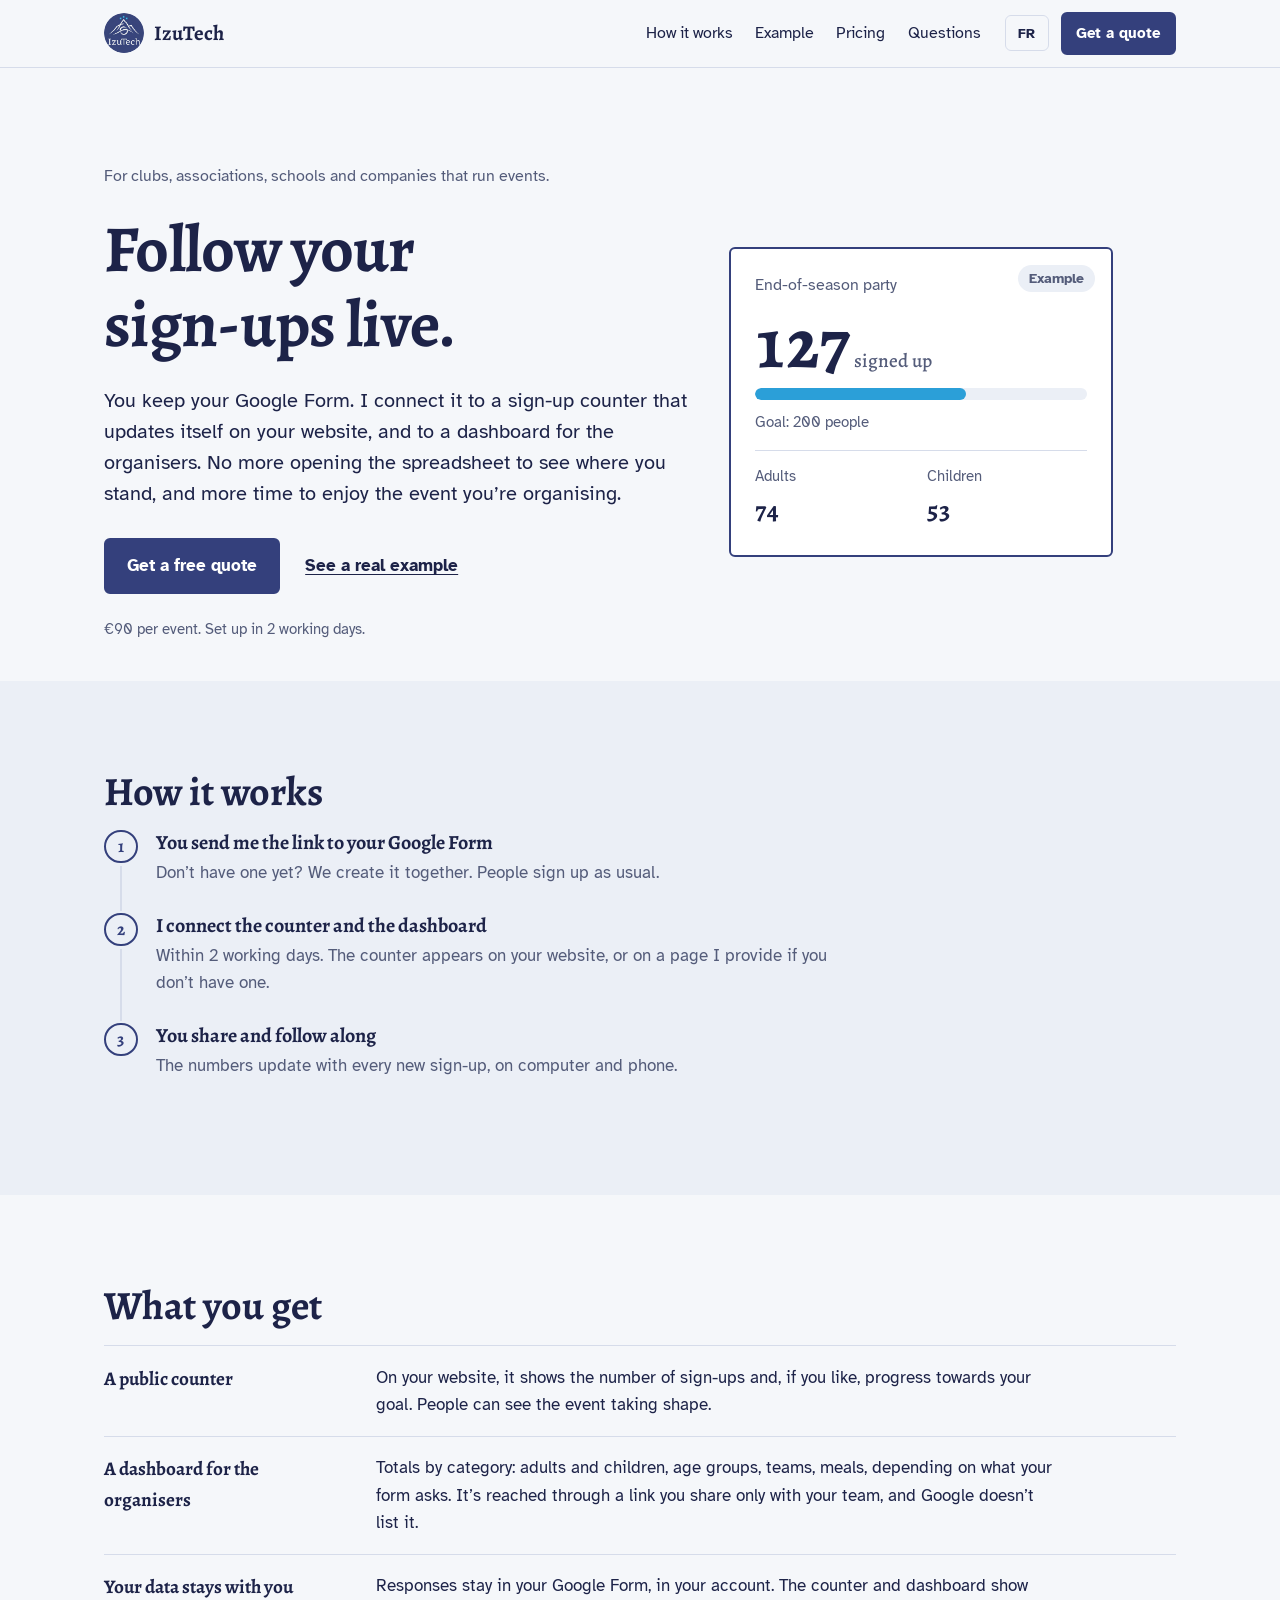
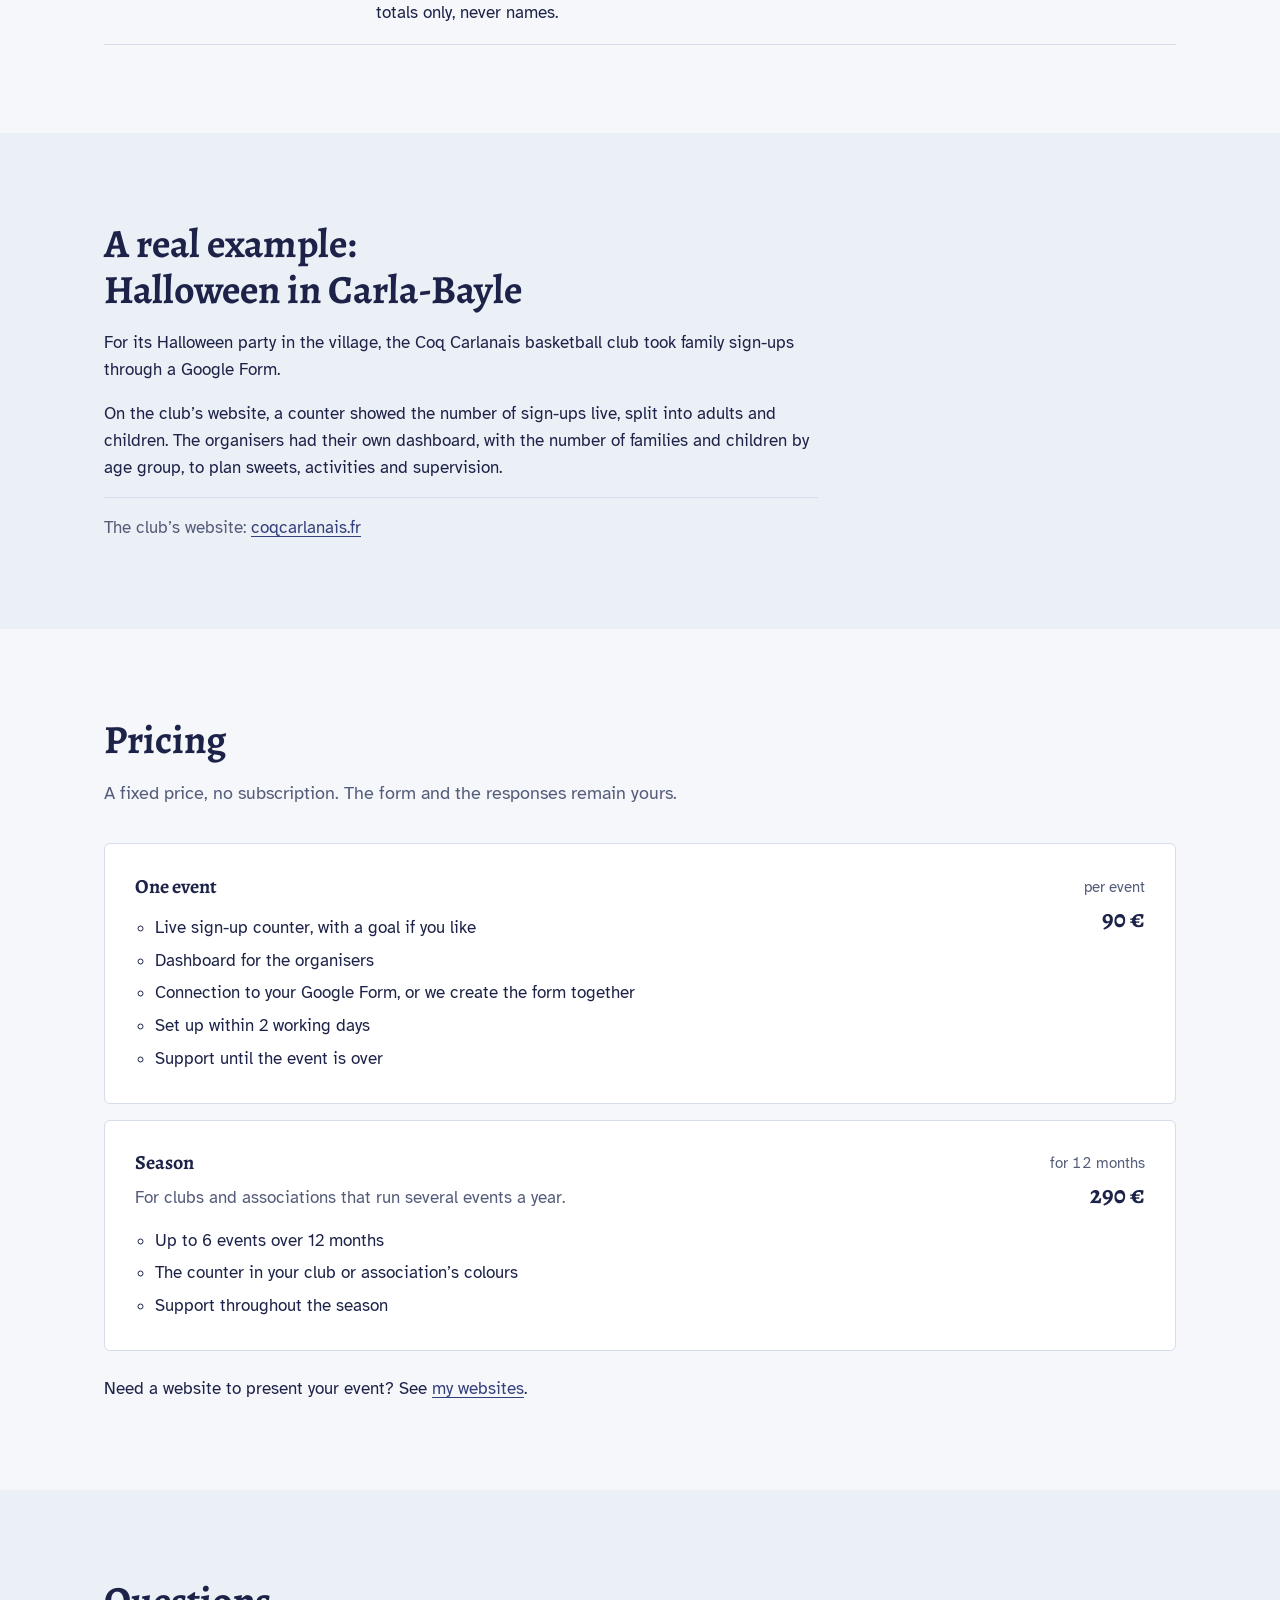
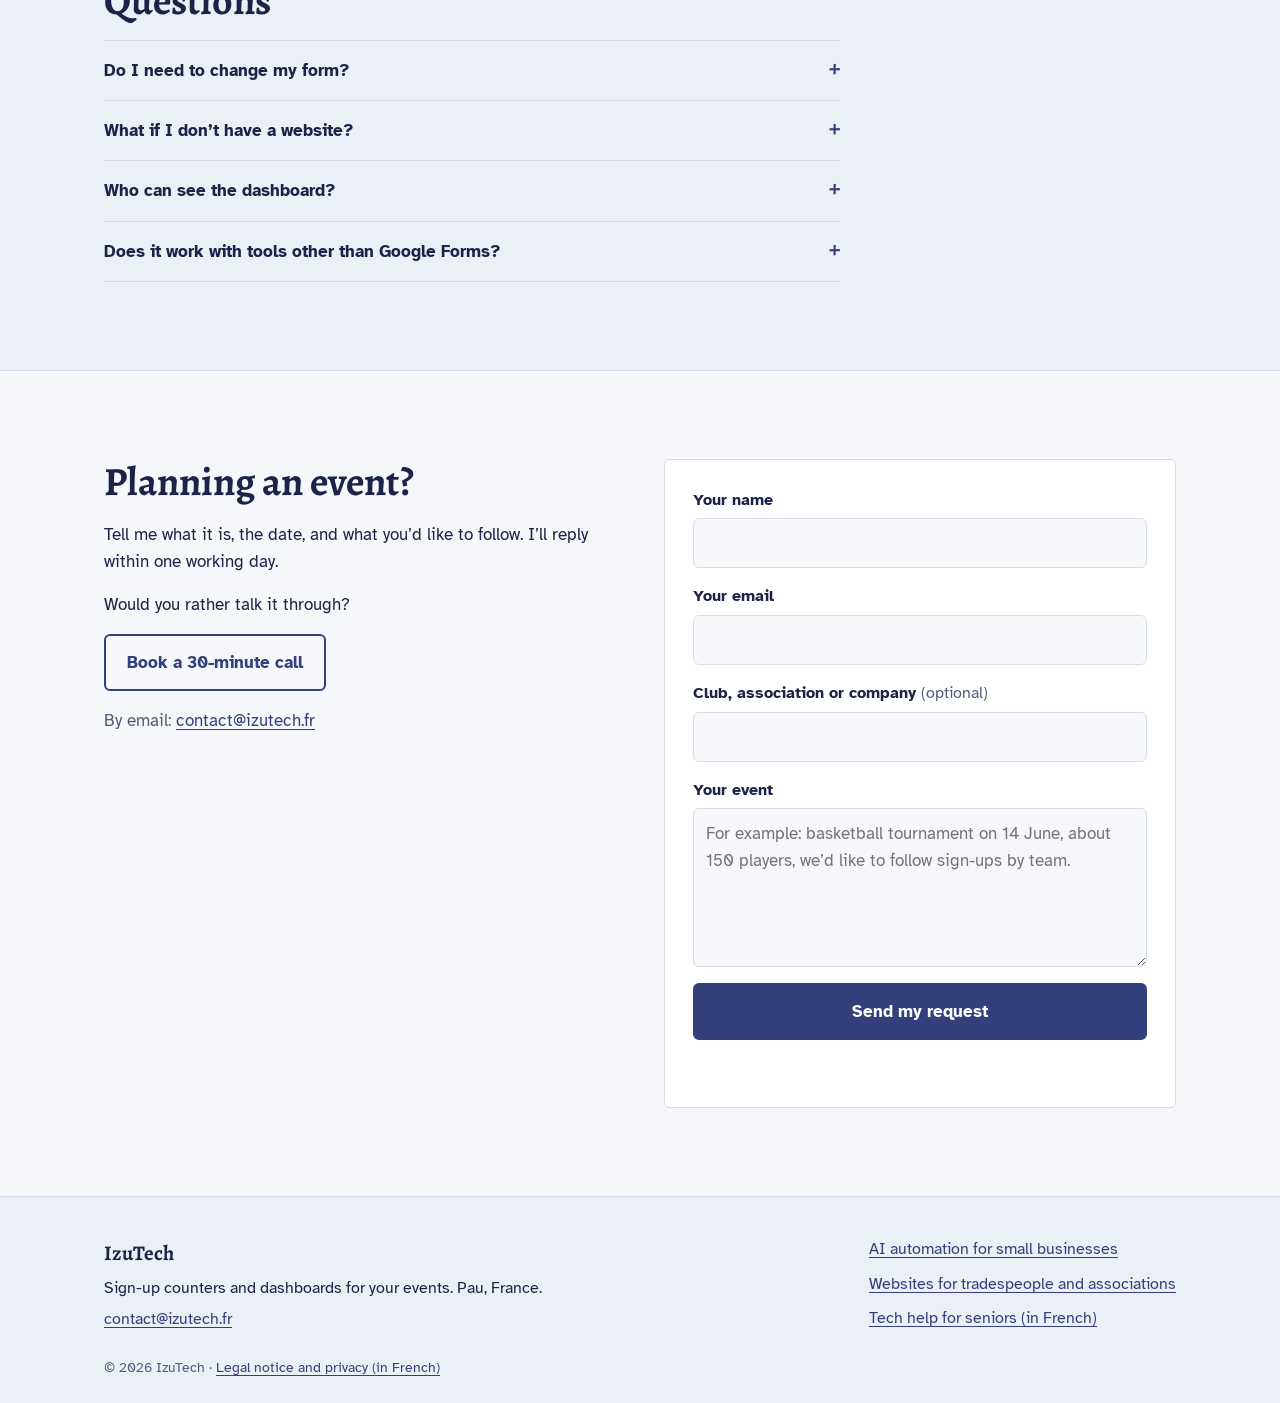
<file: index.html>
<!DOCTYPE html>
<html lang="fr">
<head>
<meta charset="UTF-8">
<meta name="viewport" content="width=device-width, initial-scale=1, viewport-fit=cover">
<title>IzuTech · Compteur d'inscriptions en direct pour vos événements</title>
<meta name="description" content="Branchez votre Google Form sur un compteur d'inscrits en direct et un tableau de bord pour les organisateurs. 90 € par événement, mis en place en 2 jours ouvrés. Basé à Pau.">
<meta name="author" content="IzuTech">
<meta name="robots" content="index, follow">
<link rel="canonical" href="https://events.izutech.fr/">
<link rel="alternate" hreflang="fr" href="https://events.izutech.fr/">
<link rel="alternate" hreflang="en" href="https://events.izutech.fr/?lang=en">
<link rel="alternate" hreflang="x-default" href="https://events.izutech.fr/">
<meta property="og:type" content="website">
<meta property="og:site_name" content="IzuTech">
<meta property="og:locale" content="fr_FR">
<meta property="og:locale:alternate" content="en_US">
<meta property="og:url" content="https://events.izutech.fr/">
<meta property="og:title" content="IzuTech · Suivez vos inscriptions en direct">
<meta property="og:description" content="Un compteur d'inscrits en direct et un tableau de bord pour les organisateurs, branchés sur votre Google Form.">
<meta property="og:image" content="https://events.izutech.fr/photo/apercu-partage.png">
<meta property="og:image:width" content="1200">
<meta property="og:image:height" content="630">
<meta property="og:image:alt" content="Exemple de compteur d'inscrits IzuTech">
<meta name="twitter:card" content="summary_large_image">
<meta name="twitter:image" content="https://events.izutech.fr/photo/apercu-partage.png">
<link rel="icon" href="photo/IzuTech-logo.ico">
<link rel="apple-touch-icon" href="photo/IzuTech-logo.png">
<link rel="preconnect" href="https://fonts.googleapis.com">
<link rel="preconnect" href="https://fonts.gstatic.com" crossorigin>
<link rel="stylesheet" href="https://fonts.googleapis.com/css2?family=Alegreya:wght@500;700&family=Atkinson+Hyperlegible:ital,wght@0,400;0,700;1,400&display=swap">
<link rel="stylesheet" href="styles.css">
<script type="application/ld+json">
{
  "@context": "https://schema.org",
  "@type": "ProfessionalService",
  "name": "IzuTech · Événements",
  "url": "https://events.izutech.fr/",
  "logo": "https://events.izutech.fr/photo/IzuTech-logo.png",
  "email": "contact@izutech.fr",
  "founder": {"@type": "Person", "name": "Izumi Bérat"},
  "areaServed": ["Pau", "Pyrénées-Atlantiques", "France"],
  "address": {"@type": "PostalAddress", "addressLocality": "Pau", "addressCountry": "FR"},
  "makesOffer": [
    {"@type": "Offer", "name": "Un événement", "price": 90, "priceCurrency": "EUR"},
    {"@type": "Offer", "name": "Saison", "price": 290, "priceCurrency": "EUR"}
  ]
}
</script>
</head>
<body>
<a class="skip" href="#main" data-i18n="skip">Aller au contenu</a>

<header class="site-header">
  <div class="wrap header-row">
    <a class="brand" href="#top" aria-label="IzuTech, accueil">
      <img src="photo/IzuTech-logo.png" alt="" width="40" height="40">
      <span>IzuTech</span>
    </a>
    <nav class="nav" aria-label="Navigation principale" data-i18n-aria="navLabel">
      <a href="#fonctionnement" data-i18n="nav.how">Fonctionnement</a>
      <a href="#exemple" data-i18n="nav.example">Exemple</a>
      <a href="#tarifs" data-i18n="nav.pricing">Tarifs</a>
      <a href="#faq" data-i18n="nav.faq">Questions</a>
    </nav>
    <div class="header-actions">
      <button type="button" class="lang" id="lang-toggle" aria-label="Switch to English" data-i18n-aria="langAria">EN</button>
      <a class="btn btn-small" href="#contact" data-i18n="nav.cta">Demander un devis</a>
    </div>
  </div>
</header>

<main id="main">

  <section class="hero" id="top">
    <div class="wrap hero-split">
      <div class="hero-copy">
        <p class="hero-kicker" data-i18n="hero.kicker">Pour les clubs, associations, écoles et entreprises qui organisent des événements.</p>
        <h1 data-i18n="hero.title">Suivez vos inscriptions en direct.</h1>
        <p class="hero-lead" data-i18n="hero.lead">Vous gardez votre Google Form. J'y branche un compteur d'inscrits qui se met à jour tout seul sur votre site, et un tableau de bord pour les organisateurs. Plus besoin d'ouvrir le tableur pour savoir où vous en êtes, et plus de temps pour profiter de l'événement que vous organisez.</p>
        <div class="hero-actions">
          <a class="btn" href="#contact" data-i18n="hero.cta">Demander un devis gratuit</a>
          <a class="link-quiet" href="#exemple" data-i18n="hero.secondary">Voir un exemple réel</a>
        </div>
        <p class="hero-note" data-i18n="hero.note">90 € par événement. Mis en place en 2 jours ouvrés.</p>
      </div>
      <figure class="counter-card" aria-label="Exemple de compteur" data-i18n-aria="counter.aria">
        <span class="tag tag-quiet" data-i18n="counter.tag">Exemple</span>
        <p class="counter-event" data-i18n="counter.event">Fête de fin de saison</p>
        <p class="counter-number"><span>127</span> <small data-i18n="counter.unit">inscrits</small></p>
        <div class="counter-bar" role="img" aria-label="127 sur 200, soit 64 %" data-i18n-aria="counter.barAria"><span style="width:63.5%"></span></div>
        <p class="counter-goal" data-i18n="counter.goal">Objectif : 200 personnes</p>
        <dl class="counter-split">
          <div><dt data-i18n="counter.adults">Adultes</dt><dd>74</dd></div>
          <div><dt data-i18n="counter.children">Enfants</dt><dd>53</dd></div>
        </dl>
      </figure>
    </div>
  </section>

  <section class="section section-tint" id="fonctionnement" aria-labelledby="fonctionnement-title">
    <div class="wrap">
      <h2 id="fonctionnement-title" data-i18n="how.title">Comment ça marche</h2>
      <ol class="steps">
        <li><h3 data-i18n="how.s1.t">Vous m'envoyez le lien de votre Google Form</h3><p data-i18n="how.s1.d">Vous n'en avez pas encore ? On le crée ensemble. Les participants s'inscrivent comme d'habitude.</p></li>
        <li><h3 data-i18n="how.s2.t">Je branche le compteur et le tableau de bord</h3><p data-i18n="how.s2.d">En 2 jours ouvrés. Le compteur s'affiche sur votre site, ou sur une page que je vous fournis si vous n'avez pas de site.</p></li>
        <li><h3 data-i18n="how.s3.t">Vous partagez et vous suivez</h3><p data-i18n="how.s3.d">Les chiffres se mettent à jour à chaque nouvelle inscription, sur ordinateur comme sur téléphone.</p></li>
      </ol>
    </div>
  </section>

  <section class="section" id="contenu" aria-labelledby="contenu-title">
    <div class="wrap">
      <h2 id="contenu-title" data-i18n="what.title">Ce que vous obtenez</h2>
      <dl class="sectors">
        <div><dt data-i18n="what.w1.t">Un compteur public</dt><dd data-i18n="what.w1.d">Sur votre site, il montre le nombre d'inscrits et, si vous le souhaitez, la progression vers votre objectif. Les participants voient que l'événement prend forme.</dd></div>
        <div><dt data-i18n="what.w2.t">Un tableau de bord pour les organisateurs</dt><dd data-i18n="what.w2.d">Les totaux par catégorie : adultes et enfants, tranches d'âge, équipes, repas, selon ce que demande votre formulaire. Il est accessible par un lien que vous ne partagez qu'avec l'équipe, et n'est pas référencé par Google.</dd></div>
        <div><dt data-i18n="what.w3.t">Vos données restent chez vous</dt><dd data-i18n="what.w3.d">Les réponses restent dans votre Google Form, sur votre compte. Le compteur et le tableau de bord n'affichent que des totaux, jamais de noms.</dd></div>
      </dl>
    </div>
  </section>

  <section class="section section-tint" id="exemple" aria-labelledby="exemple-title">
    <div class="wrap">
      <h2 id="exemple-title" data-i18n="example.title">Un exemple réel : Halloween au Carla-Bayle</h2>
      <div class="example">
        <p data-i18n="example.p1">Pour sa fête d'Halloween dans le village, le club de basket Coq Carlanais recevait les inscriptions des familles par un Google Form.</p>
        <p data-i18n="example.p2">Sur le site du club, un compteur affichait en direct le nombre d'inscrits, avec le détail adultes et enfants. Les organisateurs avaient leur propre tableau de bord, avec le nombre de familles et les enfants par tranche d'âge, pour prévoir les bonbons, les ateliers et l'encadrement.</p>
        <p class="about-aside" data-i18n="example.note">Le site du club : <a href="https://coqcarlanais.fr/" target="_blank" rel="noopener">coqcarlanais.fr</a></p>
      </div>
    </div>
  </section>

  <section class="section" id="tarifs" aria-labelledby="tarifs-title">
    <div class="wrap">
      <h2 id="tarifs-title" data-i18n="pricing.title">Tarifs</h2>
      <p class="section-lead" data-i18n="pricing.lead">Un prix fixe, sans abonnement. Le formulaire et les réponses restent à vous.</p>
      <ol class="offers">
        <li class="offer">
          <div class="offer-body">
            <h3 data-i18n="pricing.p1.t">Un événement</h3>
            <ul class="included">
              <li data-i18n="pricing.p1.i1">Compteur d'inscrits en direct, avec objectif si vous le souhaitez</li>
              <li data-i18n="pricing.p1.i2">Tableau de bord pour les organisateurs</li>
              <li data-i18n="pricing.p1.i3">Branchement sur votre Google Form, ou création du formulaire avec vous</li>
              <li data-i18n="pricing.p1.i4">Mise en place en 2 jours ouvrés</li>
              <li data-i18n="pricing.p1.i5">Suivi jusqu'à la fin de l'événement</li>
            </ul>
          </div>
          <p class="price"><span data-i18n="pricing.p1.unit">par événement</span> <strong>90 €</strong></p>
        </li>
        <li class="offer">
          <div class="offer-body">
            <h3 data-i18n="pricing.p2.t">Saison</h3>
            <p data-i18n="pricing.p2.d">Pour les clubs et associations qui organisent plusieurs événements dans l'année.</p>
            <ul class="included">
              <li data-i18n="pricing.p2.i1">Jusqu'à 6 événements sur 12 mois</li>
              <li data-i18n="pricing.p2.i2">Le compteur aux couleurs de votre club ou de votre association</li>
              <li data-i18n="pricing.p2.i3">Suivi pendant toute la saison</li>
            </ul>
          </div>
          <p class="price"><span data-i18n="pricing.p2.unit">pour 12 mois</span> <strong>290 €</strong></p>
        </li>
      </ol>
      <p class="offers-foot" data-i18n="pricing.foot">Besoin d'un site pour présenter votre événement ? Voir aussi <a href="https://web.izutech.fr/">mes sites web</a>.</p>
    </div>
  </section>

  <section class="section section-tint" id="faq" aria-labelledby="faq-title">
    <div class="wrap">
      <h2 id="faq-title" data-i18n="faq.title">Questions fréquentes</h2>
      <div class="faq">
        <details><summary data-i18n="faq.q1">Faut-il changer de formulaire ?</summary><p data-i18n="faq.a1">Non. Vous gardez votre Google Form tel qu'il est. Les participants ne voient aucune différence.</p></details>
        <details><summary data-i18n="faq.q2">Et si je n'ai pas de site web ?</summary><p data-i18n="faq.a2">Je vous fournis une page simple avec le compteur et le lien d'inscription, à partager sur vos réseaux ou par message.</p></details>
        <details><summary data-i18n="faq.q3">Qui peut voir le tableau de bord ?</summary><p data-i18n="faq.a3">Les personnes à qui vous donnez le lien. Il n'est pas référencé par Google et n'affiche que des totaux. Si vous avez besoin d'y voir des noms, on ajoute un accès protégé.</p></details>
        <details><summary data-i18n="faq.q4">Ça marche avec d'autres outils que Google Forms ?</summary><p data-i18n="faq.a4">Le service est conçu pour Google Forms. Pour un autre outil, parlons-en : je vous dis honnêtement si c'est faisable.</p></details>
      </div>
    </div>
  </section>

  <section class="section contact" id="contact" aria-labelledby="contact-title">
    <div class="wrap contact-grid">
      <div>
        <h2 id="contact-title" data-i18n="contact.title">Un événement en préparation ?</h2>
        <p data-i18n="contact.lead">Dites-moi de quoi il s'agit, la date et ce que vous aimeriez suivre. Je vous réponds sous 24 h ouvrées.</p>
        <p data-i18n="contact.or">Vous préférez en parler de vive voix ?</p>
        <p><a class="btn btn-ghost" href="https://calendar.app.google/Y9YtHrf6hDHfdrVC7" target="_blank" rel="noopener" data-i18n="contact.call">Réserver un appel de 30 min</a></p>
        <p class="contact-mail"><span data-i18n="contact.mail">Par email :</span> <a href="mailto:contact@izutech.fr">contact@izutech.fr</a></p>
      </div>
      <form id="lead-form" class="form" action="https://formspree.io/f/mgvndjvo" method="POST" novalidate>
        <input type="hidden" name="_subject" value="Demande depuis events.izutech.fr">
        <div class="field">
          <label for="f-name" data-i18n="form.name">Votre nom</label>
          <input id="f-name" name="name" type="text" autocomplete="name" required>
        </div>
        <div class="field">
          <label for="f-email" data-i18n="form.email">Votre email</label>
          <input id="f-email" name="email" type="email" autocomplete="email" required>
        </div>
        <div class="field">
          <label for="f-org"><span data-i18n="form.org">Club, association ou entreprise</span> <span class="optional" data-i18n="form.optional">(facultatif)</span></label>
          <input id="f-org" name="organization" type="text" autocomplete="organization">
        </div>
        <div class="field">
          <label for="f-task" data-i18n="form.message">Votre événement</label>
          <textarea id="f-task" name="message" rows="5" required data-i18n-placeholder="form.messagePh" placeholder="Par exemple : tournoi de basket le 14 juin, environ 150 joueurs, on aimerait suivre les inscriptions par équipe."></textarea>
        </div>
        <input type="text" name="_gotcha" class="hp" tabindex="-1" autocomplete="off" aria-hidden="true">
        <button type="submit" class="btn" id="f-submit" data-i18n="form.submit">Envoyer ma demande</button>
        <p class="form-status" id="form-status" role="status" aria-live="polite"></p>
      </form>
    </div>
  </section>

</main>

<footer class="site-footer">
  <div class="wrap footer-grid">
    <div>
      <p class="footer-brand">IzuTech</p>
      <p data-i18n="footer.where">Compteurs d'inscriptions et tableaux de bord pour vos événements. Pau.</p>
      <p><a href="mailto:contact@izutech.fr">contact@izutech.fr</a></p>
    </div>
    <ul class="footer-links">
      <li><a href="https://izutech.fr/" data-i18n="footer.ai">Automatisation IA pour les PME</a></li>
      <li><a href="https://web.izutech.fr/" data-i18n="footer.web">Sites web pour artisans et associations</a></li>
      <li><a href="https://seniors.izutech.fr/" data-i18n="footer.seniors">Aide numérique pour les seniors</a></li>
    </ul>
  </div>
  <div class="wrap footer-base">
    <p>© 2026 IzuTech · <a href="mentions-legales.html" data-i18n="footer.legal">Mentions légales et confidentialité</a></p>
  </div>
</footer>

<script src="script.js" defer></script>
</body>
</html>
</file>
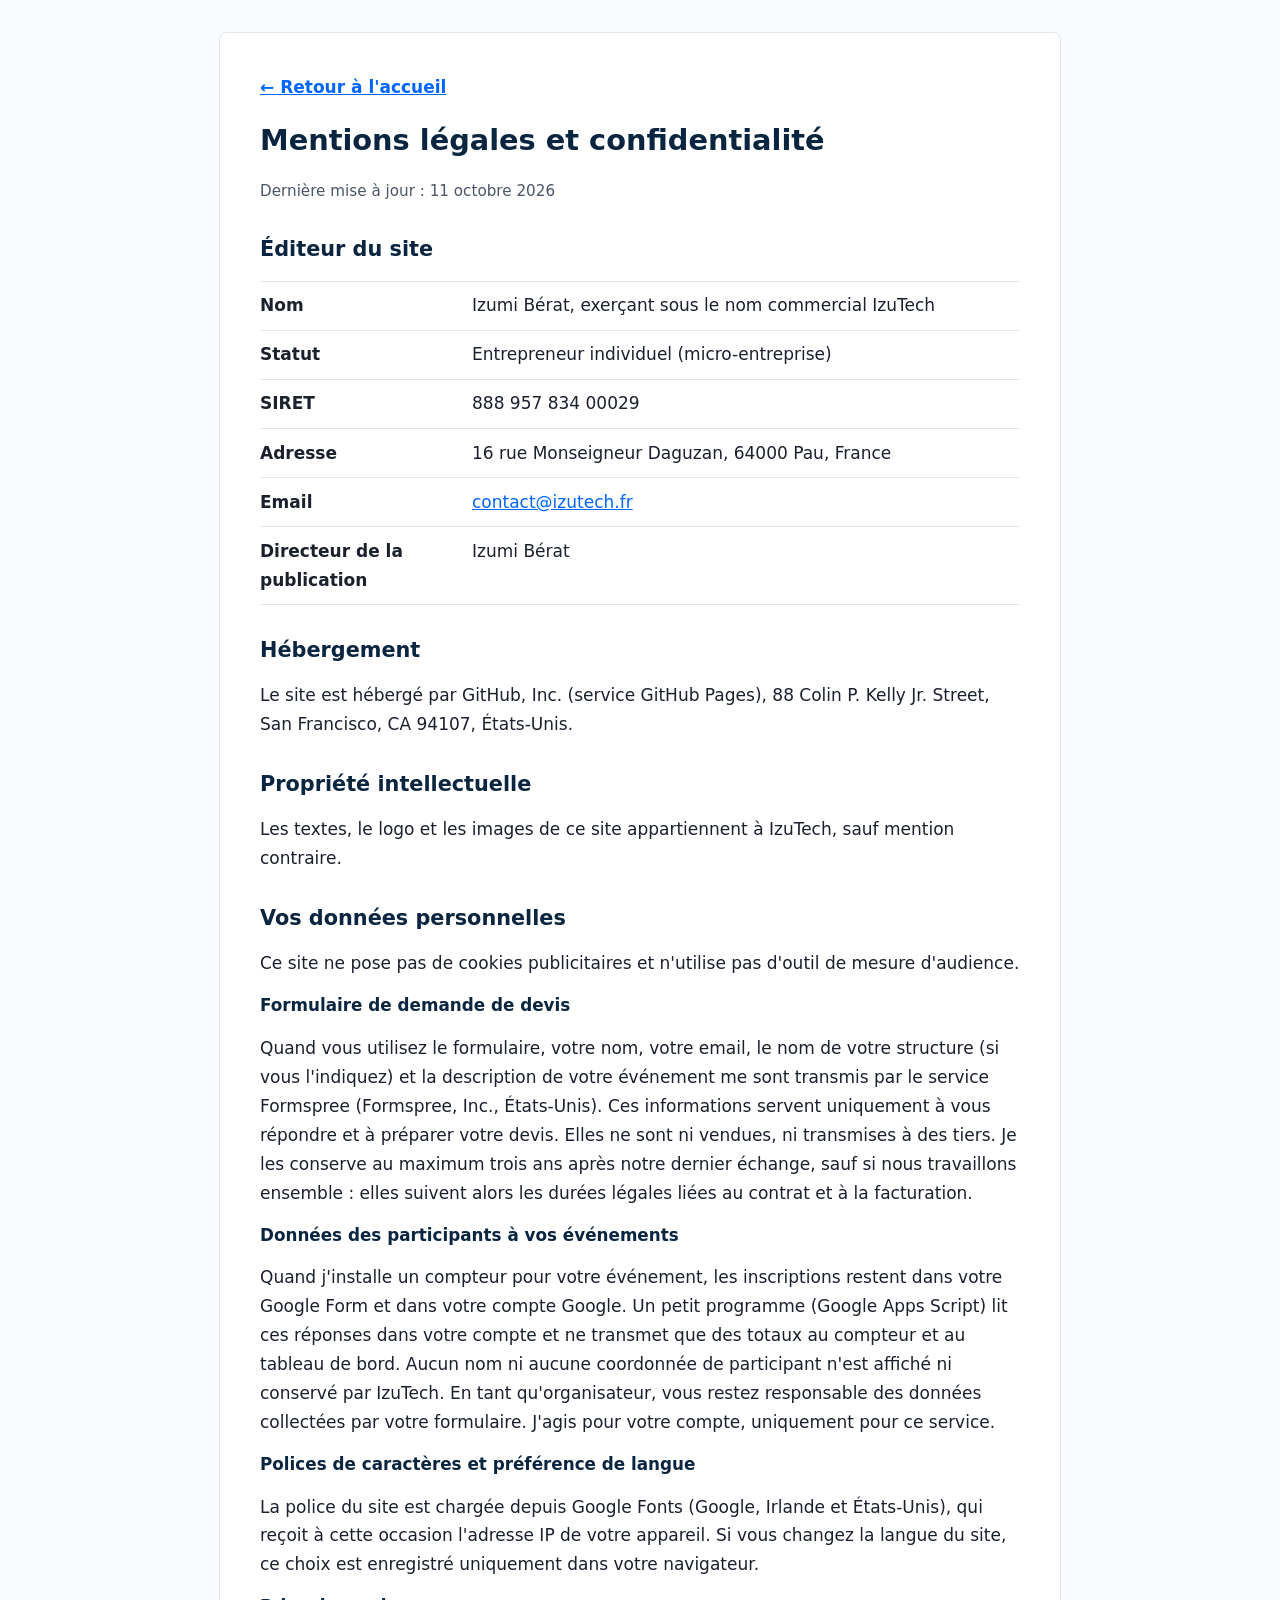
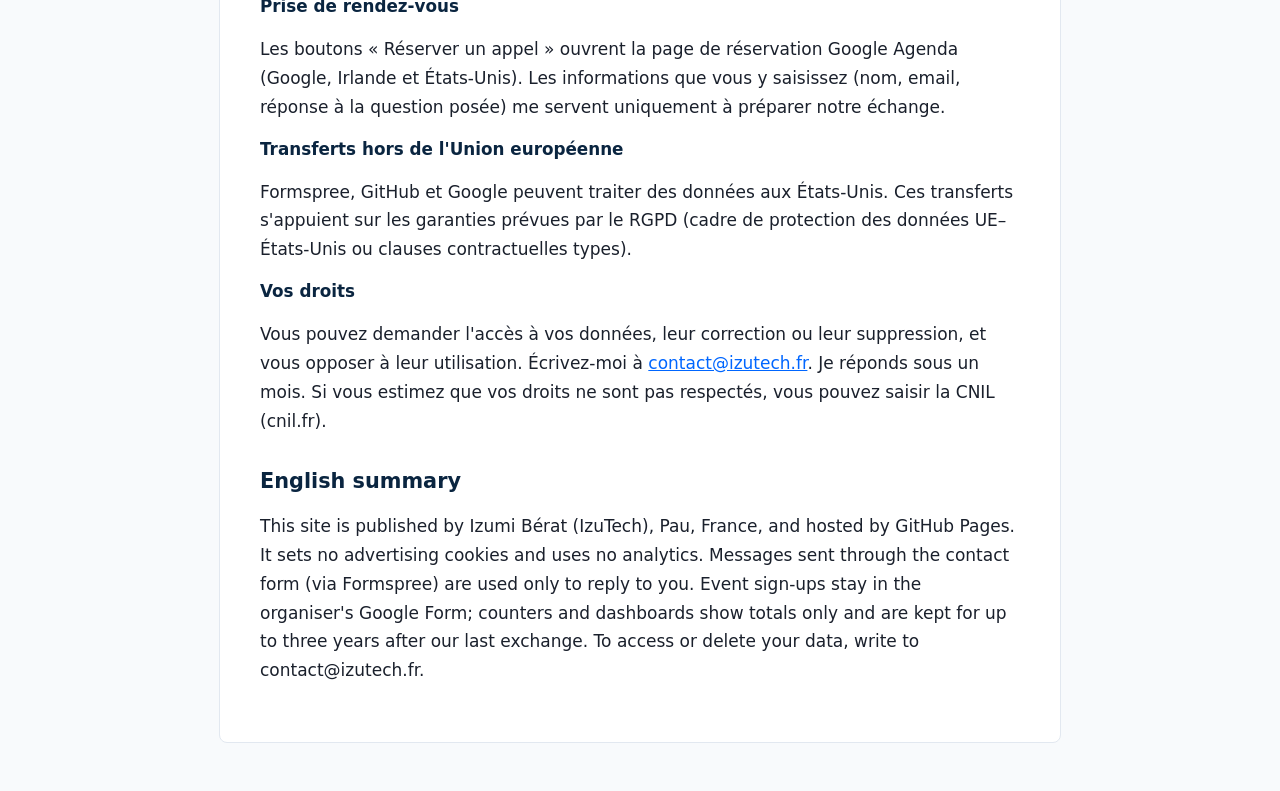
<file: mentions-legales.html>
<!DOCTYPE html>
<html lang="fr">
<head>
<meta charset="UTF-8">
<meta name="viewport" content="width=device-width, initial-scale=1.0">
<title>Mentions légales | IzuTech Événements</title>
<meta name="description" content="Mentions légales et politique de confidentialité du site events.izutech.fr.">
<link rel="canonical" href="https://events.izutech.fr/mentions-legales.html">
<link rel="icon" href="photo/IzuTech-logo.ico">
<style>
  :root { --primary: #0A2540; --accent: #0066FF; --text: #1a202c; --muted: #4a5568; --line: #e2e8f0; --bg: #f8fafc; }
  body { font-family: "Inter", "Segoe UI", system-ui, -apple-system, sans-serif; font-size: 17px; line-height: 1.7; color: var(--text); background: var(--bg); margin: 0; padding: 0 16px; }
  main { max-width: 760px; margin: 2rem auto 3rem; background: #fff; border: 1px solid var(--line); border-radius: 8px; padding: clamp(1.25rem, 4vw, 2.5rem); }
  h1, h2, h3 { line-height: 1.3; color: var(--primary); }
  h1 { font-size: 1.8rem; margin-top: 0; }
  h2 { font-size: 1.3rem; margin-top: 2rem; }
  h3 { font-size: 1.05rem; margin-bottom: 0.25rem; }
  a { color: var(--accent); }
  .back { display: inline-block; margin-bottom: 1.25rem; font-weight: 600; }
  dl { margin: 0; border-top: 1px solid var(--line); }
  dl > div { display: grid; grid-template-columns: minmax(0, 12rem) minmax(0, 1fr); gap: 0.25rem 1.25rem; padding: 0.6rem 0; border-bottom: 1px solid var(--line); }
  dt { font-weight: 700; }
  dd { margin: 0; }
  .updated { color: var(--muted); font-size: 0.95rem; }
  @media (max-width: 560px) { dl > div { grid-template-columns: 1fr; } }
</style>
</head>
<body>
<main>
  <a class="back" href="./">← Retour à l'accueil</a>
  <h1>Mentions légales et confidentialité</h1>
  <p class="updated">Dernière mise à jour : 11 octobre 2026</p>

  <h2>Éditeur du site</h2>
  <dl>
    <div><dt>Nom</dt><dd>Izumi Bérat, exerçant sous le nom commercial IzuTech</dd></div>
    <div><dt>Statut</dt><dd>Entrepreneur individuel (micro-entreprise)</dd></div>
    <div><dt>SIRET</dt><dd>888 957 834 00029</dd></div>
    <div><dt>Adresse</dt><dd>16 rue Monseigneur Daguzan, 64000 Pau, France</dd></div>
    <div><dt>Email</dt><dd><a href="mailto:contact@izutech.fr">contact@izutech.fr</a></dd></div>
    <div><dt>Directeur de la publication</dt><dd>Izumi Bérat</dd></div>
  </dl>

  <h2>Hébergement</h2>
  <p>Le site est hébergé par GitHub, Inc. (service GitHub Pages), 88 Colin P. Kelly Jr. Street, San Francisco, CA 94107, États-Unis.</p>

  <h2>Propriété intellectuelle</h2>
  <p>Les textes, le logo et les images de ce site appartiennent à IzuTech, sauf mention contraire. </p>

  <h2>Vos données personnelles</h2>
  <p>Ce site ne pose pas de cookies publicitaires et n'utilise pas d'outil de mesure d'audience.</p>

  <h3>Formulaire de demande de devis</h3>
  <p>Quand vous utilisez le formulaire, votre nom, votre email, le nom de votre structure (si vous l'indiquez) et la description de votre événement me sont transmis par le service Formspree (Formspree, Inc., États-Unis). Ces informations servent uniquement à vous répondre et à préparer votre devis. Elles ne sont ni vendues, ni transmises à des tiers. Je les conserve au maximum trois ans après notre dernier échange, sauf si nous travaillons ensemble : elles suivent alors les durées légales liées au contrat et à la facturation.</p>

  <h3>Données des participants à vos événements</h3>
  <p>Quand j'installe un compteur pour votre événement, les inscriptions restent dans votre Google Form et dans votre compte Google. Un petit programme (Google Apps Script) lit ces réponses dans votre compte et ne transmet que des totaux au compteur et au tableau de bord. Aucun nom ni aucune coordonnée de participant n'est affiché ni conservé par IzuTech. En tant qu'organisateur, vous restez responsable des données collectées par votre formulaire. J'agis pour votre compte, uniquement pour ce service.</p>

  <h3>Polices de caractères et préférence de langue</h3>
  <p>La police du site est chargée depuis Google Fonts (Google, Irlande et États-Unis), qui reçoit à cette occasion l'adresse IP de votre appareil. Si vous changez la langue du site, ce choix est enregistré uniquement dans votre navigateur.</p>

  <h3>Prise de rendez-vous</h3>
  <p>Les boutons « Réserver un appel » ouvrent la page de réservation Google Agenda (Google, Irlande et États-Unis). Les informations que vous y saisissez (nom, email, réponse à la question posée) me servent uniquement à préparer notre échange.</p>

  <h3>Transferts hors de l'Union européenne</h3>
  <p>Formspree, GitHub et Google peuvent traiter des données aux États-Unis. Ces transferts s'appuient sur les garanties prévues par le RGPD (cadre de protection des données UE–États-Unis ou clauses contractuelles types).</p>

  <h3>Vos droits</h3>
  <p>Vous pouvez demander l'accès à vos données, leur correction ou leur suppression, et vous opposer à leur utilisation. Écrivez-moi à <a href="mailto:contact@izutech.fr">contact@izutech.fr</a>. Je réponds sous un mois. Si vous estimez que vos droits ne sont pas respectés, vous pouvez saisir la CNIL (cnil.fr).</p>

  <h2>English summary</h2>
  <p>This site is published by Izumi Bérat (IzuTech), Pau, France, and hosted by GitHub Pages. It sets no advertising cookies and uses no analytics. Messages sent through the contact form (via Formspree) are used only to reply to you. Event sign-ups stay in the organiser's Google Form; counters and dashboards show totals only and are kept for up to three years after our last exchange. To access or delete your data, write to contact@izutech.fr.</p>
</main>
</body>
</html>
</file>
<file: styles.css>
/* IzuTech 2026
   Layout: one calm left-aligned reading column on a wide frame; the Pyrenees ridge from the logo
   closes the hero; offers read like line items on a quote, price aligned right. */

:root {
  --paper: #f5f7fa;      /* snow, slightly blue */
  --surface: #ffffff;
  --tint: #ebeff6;       /* alternate section ground */
  --ink: #1d2348;        /* deep navy text */
  --muted: #545c7a;
  --line: #d6dcea;
  --brand: #34407c;      /* logo navy */
  --on-brand: #ffffff;
  --glacier: #2b9fd8;    /* the three dots in the logo */
  --ridge-back: #c9d2e6;
  --error: #b3261e;

  --font-display: "Alegreya", Georgia, "Times New Roman", serif;
  --font-body: "Atkinson Hyperlegible", "Segoe UI", system-ui, -apple-system, sans-serif;

  --step-0: 1.0625rem;
  --step-1: 1.25rem;
  --step-2: 1.6rem;
  --step-3: clamp(1.9rem, 1.4rem + 2vw, 2.5rem);
  --step-4: clamp(2.4rem, 1.6rem + 4vw, 4.1rem);

  --radius: 6px;
  --gutter: clamp(1rem, 4vw, 2.5rem);
  --max: 72rem;
}

@media (prefers-color-scheme: dark) {
  :root:not([data-theme="light"]) {
    --paper: #0f1328; --surface: #161b36; --tint: #131833; --ink: #e7eaf6; --muted: #a2a9c6;
    --line: #2a3156; --brand: #a9b5f5; --on-brand: #0f1328; --glacier: #5cc4f0; --ridge-back: #262d52; --error: #ff8a80;
    color-scheme: dark;
  }
}
:root[data-theme="dark"] {
  --paper: #0f1328; --surface: #161b36; --tint: #131833; --ink: #e7eaf6; --muted: #a2a9c6;
  --line: #2a3156; --brand: #a9b5f5; --on-brand: #0f1328; --glacier: #5cc4f0; --ridge-back: #262d52; --error: #ff8a80;
  color-scheme: dark;
}

*, *::before, *::after { box-sizing: border-box; }
html { scroll-behavior: smooth; scroll-padding-top: 5rem; }
@media (prefers-reduced-motion: reduce) { html { scroll-behavior: auto; } }

body {
  margin: 0;
  background: var(--paper);
  color: var(--ink);
  font-family: var(--font-body);
  font-size: var(--step-0);
  line-height: 1.6;
  -webkit-font-smoothing: antialiased;
}

img { max-width: 100%; height: auto; }
a { color: var(--brand); text-underline-offset: 0.18em; text-decoration-thickness: 1px; }
a:hover { text-decoration-thickness: 2px; }
:focus-visible { outline: 3px solid var(--glacier); outline-offset: 3px; border-radius: 2px; }

h1, h2, h3 { font-family: var(--font-display); font-weight: 700; line-height: 1.15; text-wrap: balance; margin: 0; }
h1 { font-size: var(--step-4); letter-spacing: -0.01em; max-width: 16ch; }
h2 { font-size: var(--step-3); max-width: 24ch; }
h3 { font-size: var(--step-1); font-weight: 700; }
p { margin: 0; }

.wrap { max-width: var(--max); margin-inline: auto; padding-inline: var(--gutter); }

.skip { position: absolute; left: -999px; top: 0.5rem; background: var(--surface); padding: 0.5rem 1rem; z-index: 20; }
.skip:focus { left: 0.5rem; }

/* Header */
.site-header {
  position: sticky; top: env(safe-area-inset-top, 0px); z-index: 10;
  background: color-mix(in srgb, var(--paper) 92%, transparent);
  backdrop-filter: blur(8px);
  border-bottom: 1px solid var(--line);
}
.header-row { display: flex; align-items: center; gap: 1.5rem; padding-block: 0.75rem; }
.brand { display: flex; align-items: center; gap: 0.6rem; text-decoration: none; color: var(--ink); font-family: var(--font-display); font-weight: 700; font-size: 1.3rem; }
.brand img { width: 40px; height: 40px; border-radius: 50%; }
.nav { display: flex; gap: 1.4rem; margin-left: auto; }
.nav a { color: var(--ink); text-decoration: none; font-size: 0.98rem; }
.nav a:hover { color: var(--brand); text-decoration: underline; }
.header-actions { display: flex; align-items: center; gap: 0.75rem; }
.lang {
  font: inherit; font-size: 0.9rem; font-weight: 700; letter-spacing: 0.04em;
  background: transparent; color: var(--ink); border: 1px solid var(--line); border-radius: var(--radius);
  padding: 0.35rem 0.6rem; cursor: pointer; min-width: 2.75rem;
}
.lang:hover { border-color: var(--brand); }

@media (max-width: 860px) {
  .nav { display: none; }
  .header-actions { margin-left: auto; }
}
@media (max-width: 420px) {
  .brand span { display: none; }
}

/* Buttons */
.btn {
  display: inline-block; text-decoration: none; font-weight: 700; text-align: center;
  background: var(--brand); color: var(--on-brand); border: 2px solid var(--brand);
  border-radius: var(--radius); padding: 0.8rem 1.3rem; line-height: 1.2; cursor: pointer; font: inherit; font-weight: 700;
}
.btn:hover { filter: brightness(1.08); text-decoration: none; }
.btn-small { padding: 0.45rem 0.85rem; font-size: 0.95rem; }
.btn-ghost { background: transparent; color: var(--brand); }
.link-quiet { color: var(--ink); font-weight: 700; }

/* Hero */
.hero { position: relative; padding-top: clamp(3rem, 8vw, 6rem); overflow: hidden; }
.hero .wrap { display: grid; gap: 1.4rem; padding-bottom: clamp(1.5rem, 4vw, 2.5rem); }
.hero-kicker { color: var(--muted); font-size: 1rem; }
.hero-lead { font-size: var(--step-1); max-width: 38em; color: var(--ink); line-height: 1.55; }
.hero-actions { display: flex; flex-wrap: wrap; align-items: center; gap: 1rem 1.6rem; margin-top: 0.4rem; }
.hero-note { color: var(--muted); font-size: 0.95rem; }

.ridge { display: block; width: 100%; height: clamp(90px, 14vw, 180px); }
.ridge path { fill: none; stroke-linejoin: round; stroke-linecap: round; vector-effect: non-scaling-stroke; }
.ridge-back { stroke: var(--ridge-back); stroke-width: 2; }
.ridge-front { stroke: var(--brand); stroke-width: 2.5; stroke-dasharray: 2600; stroke-dashoffset: 0; }
.ridge-dot { fill: var(--glacier); }
@media (prefers-reduced-motion: no-preference) {
  .ridge-front { animation: draw 2.2s ease-out both; }
  .ridge-dot { animation: appear 0.6s ease-out 1.6s both; }
}
@keyframes draw { from { stroke-dashoffset: 2600; } to { stroke-dashoffset: 0; } }
@keyframes appear { from { opacity: 0; } to { opacity: 1; } }

/* Sections */
.section { padding-block: clamp(3rem, 7vw, 5.5rem); }
.section-tint { background: var(--tint); }
.section .wrap > h2 + * { margin-top: 1rem; }
.section-lead { max-width: 40em; color: var(--muted); font-size: 1.1rem; }

/* Sectors: a definition list */
.sectors { margin: 2.25rem 0 0; display: grid; gap: 0; border-top: 1px solid var(--line); }
.sectors > div { display: grid; grid-template-columns: minmax(0, 15rem) minmax(0, 1fr); gap: 0.4rem 2rem; padding-block: 1.1rem; border-bottom: 1px solid var(--line); }
.sectors dt { font-family: var(--font-display); font-weight: 700; font-size: 1.2rem; }
.sectors dd { margin: 0; max-width: 40em; }
@media (max-width: 640px) { .sectors > div { grid-template-columns: 1fr; } }

/* Offers: line items on a quote */
.offers { list-style: none; margin: 2.25rem 0 0; padding: 0; display: grid; gap: 1rem; }
.offer {
  display: grid; grid-template-columns: minmax(0, 1fr) auto; gap: 1rem 2.5rem; align-items: start;
  background: var(--surface); border: 1px solid var(--line); border-radius: var(--radius);
  padding: clamp(1.25rem, 3vw, 1.9rem);
}
.offer-body { display: grid; gap: 0.6rem; min-width: 0; max-width: 42em; }
.offer-example { color: var(--muted); font-size: 0.98rem; }
.offer-example > span:first-child { font-weight: 700; color: var(--ink); }
.price { text-align: right; white-space: nowrap; color: var(--muted); font-size: 0.95rem; font-variant-numeric: tabular-nums; }
.price strong { display: block; font-family: var(--font-display); font-size: var(--step-2); color: var(--ink); }
.offers-foot { margin-top: 1.5rem; max-width: 42em; }
@media (max-width: 640px) {
  .offer { grid-template-columns: 1fr; }
  .price { text-align: left; order: -1; }
  .price strong { display: inline; margin-left: 0.25rem; }
}

/* Workshop */
.workshop-grid { display: grid; grid-template-columns: minmax(0, 1.3fr) minmax(0, 1fr); gap: 2.5rem; align-items: start; }
.workshop-grid > div:first-child { display: grid; gap: 1rem; }
.workshop-grid > div:first-child p:not(.tag) { max-width: 36em; }
.tag { justify-self: start; font-size: 0.85rem; font-weight: 700; color: var(--on-brand); background: var(--brand); border-radius: 999px; padding: 0.15rem 0.7rem; }
.workshop-card { border: 2px solid var(--brand); border-radius: var(--radius); background: var(--surface); padding: 1.5rem; display: grid; gap: 1.25rem; }
.facts { list-style: none; margin: 0; padding: 0; display: grid; gap: 0.8rem; }
.facts li { display: grid; grid-template-columns: 5.5rem minmax(0, 1fr); gap: 1rem; }
.facts li > span:first-child { color: var(--muted); }
.facts strong { font-family: var(--font-display); font-size: 1.3rem; }
@media (max-width: 760px) { .workshop-grid { grid-template-columns: 1fr; } }

/* Method: a real sequence, so numbered */
.steps { list-style: none; margin: 2.25rem 0 0; padding: 0; counter-reset: step; display: grid; gap: 0; max-width: 46rem; }
.steps li { counter-increment: step; position: relative; padding: 0 0 1.75rem 3.25rem; }
.steps li::before {
  content: counter(step); position: absolute; left: 0; top: -0.1rem;
  width: 2.1rem; height: 2.1rem; display: grid; place-items: center;
  font-family: var(--font-display); font-weight: 700; color: var(--brand);
  border: 2px solid var(--brand); border-radius: 50%; background: var(--tint);
}
.steps li:not(:last-child)::after { content: ""; position: absolute; left: 1.03rem; top: 2.2rem; bottom: 0.2rem; width: 2px; background: var(--line); }
.steps h3 { margin-bottom: 0.3rem; }
.steps p { color: var(--muted); }

/* Doubts */
.doubts { margin-top: 2.25rem; display: grid; grid-template-columns: repeat(2, minmax(0, 1fr)); gap: 2rem 3rem; }
.doubts figure { margin: 0; display: grid; gap: 0.5rem; }
.doubts blockquote { margin: 0; font-family: var(--font-display); font-size: 1.35rem; font-weight: 500; line-height: 1.3; }
.doubts figcaption { color: var(--muted); }
@media (max-width: 700px) { .doubts { grid-template-columns: 1fr; } }

/* About */
.about { display: grid; grid-template-columns: minmax(0, 16rem) minmax(0, 1fr); gap: clamp(1.75rem, 5vw, 4rem); align-items: start; }
.portrait { margin: 0; display: grid; gap: 0.75rem; max-width: 16rem; }
.portrait img { display: block; width: 100%; aspect-ratio: 1; object-fit: cover; border-radius: 50%; border: 4px solid var(--surface); box-shadow: 0 0 0 2px var(--brand); }
.portrait figcaption { display: grid; gap: 0.1rem; text-align: center; color: var(--muted); font-size: 0.95rem; }
.portrait figcaption strong { font-family: var(--font-display); font-size: 1.2rem; color: var(--ink); }
.about-text { display: grid; gap: 1rem; max-width: 40em; }
.about-text h2 { margin-bottom: 0.25rem; }
@media (max-width: 700px) { .about { grid-template-columns: 1fr; } .portrait { max-width: 12rem; } }
.about-aside { padding-top: 1rem; border-top: 1px solid var(--line); color: var(--muted); }

/* FAQ */
.faq { margin-top: 2rem; max-width: 46rem; border-top: 1px solid var(--line); }
.faq details { border-bottom: 1px solid var(--line); }
.faq summary { cursor: pointer; padding-block: 1rem; font-weight: 700; list-style: none; display: flex; justify-content: space-between; gap: 1rem; }
.faq summary::-webkit-details-marker { display: none; }
.faq summary::after { content: "+"; font-family: var(--font-display); font-size: 1.4rem; line-height: 1; color: var(--brand); }
.faq details[open] summary::after { content: "−"; }
.faq details p { padding-bottom: 1.1rem; max-width: 40em; color: var(--muted); }

/* Contact */
.contact { border-top: 1px solid var(--line); }
.contact-grid { display: grid; grid-template-columns: minmax(0, 1fr) minmax(0, 1fr); gap: 3rem; align-items: start; }
.contact-grid > div { display: grid; gap: 1rem; }
.contact-mail { color: var(--muted); }
.form { display: grid; gap: 1rem; background: var(--surface); border: 1px solid var(--line); border-radius: var(--radius); padding: clamp(1.25rem, 3vw, 1.75rem); }
.field { display: grid; gap: 0.35rem; }
.field label { font-weight: 700; font-size: 0.98rem; }
.optional { font-weight: 400; color: var(--muted); }
.field input, .field textarea {
  font: inherit; color: var(--ink); background: var(--paper);
  border: 1px solid var(--line); border-radius: var(--radius); padding: 0.65rem 0.75rem; width: 100%;
}
.field input:focus, .field textarea:focus { outline: 2px solid var(--glacier); outline-offset: 1px; border-color: var(--brand); }
.field [aria-invalid="true"] { border-color: var(--error); }
.hp { position: absolute; left: -9999px; width: 1px; height: 1px; opacity: 0; }
.form-status { min-height: 1.5em; font-size: 0.98rem; }
.form-status.ok { color: var(--ink); font-weight: 700; }
.form-status.err { color: var(--error); }
@media (max-width: 800px) { .contact-grid { grid-template-columns: 1fr; gap: 2rem; } }

/* Footer */
.site-footer { background: var(--tint); border-top: 1px solid var(--line); padding-top: 2.5rem; font-size: 0.98rem; }
.footer-grid { display: flex; flex-wrap: wrap; justify-content: space-between; gap: 2rem; }
.footer-grid > div { display: grid; gap: 0.35rem; }
.footer-brand { font-family: var(--font-display); font-weight: 700; font-size: 1.3rem; }
.footer-links { list-style: none; margin: 0; padding: 0; display: grid; gap: 0.5rem; }
.footer-base { padding-block: 1.5rem; color: var(--muted); font-size: 0.9rem; }

/* Legal page */
.legal .wrap { max-width: 46rem; display: grid; gap: 1rem; }
.legal h1 { font-size: var(--step-3); max-width: none; }
.legal h2 { font-size: var(--step-2); margin-top: 1.5rem; }
.legal h3 { font-size: 1.1rem; margin-top: 0.5rem; }
.legal-updated { color: var(--muted); }
.legal-list { margin: 0; display: grid; border-top: 1px solid var(--line); }
.legal-list > div { display: grid; grid-template-columns: minmax(0, 13rem) minmax(0, 1fr); gap: 0.25rem 1.5rem; padding-block: 0.7rem; border-bottom: 1px solid var(--line); }
.legal-list dt { font-weight: 700; }
.legal-list dd { margin: 0; }
.legal-list .todo { color: var(--error); font-weight: 700; }
@media (max-width: 560px) { .legal-list > div { grid-template-columns: 1fr; } }

/* Web offer page */
.included { margin: 0.4rem 0 0; padding-left: 1.2rem; display: grid; gap: 0.35rem; }
.options-title { margin-top: 2.5rem; }
.options { margin: 1rem 0 0; display: grid; border-top: 1px solid var(--line); max-width: 52rem; }
.options > div { display: grid; grid-template-columns: minmax(0, 13rem) minmax(0, 1fr) auto; gap: 0.25rem 1.5rem; padding-block: 0.9rem; border-bottom: 1px solid var(--line); align-items: baseline; }
.options dt { font-weight: 700; }
.options dd { margin: 0; color: var(--muted); }
.options .opt-price { color: var(--ink); font-family: var(--font-display); font-weight: 700; font-size: 1.15rem; white-space: nowrap; text-align: right; font-variant-numeric: tabular-nums; }
@media (max-width: 640px) { .options > div { grid-template-columns: minmax(0, 1fr) auto; } .options dd:not(.opt-price) { grid-column: 1 / -1; grid-row: 2; } .options .opt-price { grid-row: 1; grid-column: 2; } }
.work { margin-top: 2.25rem; display: grid; grid-template-columns: repeat(3, minmax(0, 1fr)); gap: 1.5rem; }
.work-item { display: grid; gap: 1rem; align-content: start; background: var(--surface); border: 1px solid var(--line); border-radius: var(--radius); padding: 1.4rem; }
.work-item img { width: 96px; height: 96px; object-fit: contain; border-radius: var(--radius); background: #fff; }
.work-item > div { display: grid; gap: 0.5rem; min-width: 0; }
.work-kind { color: var(--muted); font-size: 0.95rem; }
.work-item a { font-weight: 700; }
@media (max-width: 860px) { .work { grid-template-columns: 1fr; } .work-item { grid-template-columns: 96px minmax(0, 1fr); } }
@media (max-width: 420px) { .work-item { grid-template-columns: 1fr; } }

/* Events page */
.hero-split { grid-template-columns: minmax(0, 1.35fr) minmax(0, 1fr); align-items: center; column-gap: clamp(2rem, 5vw, 4rem); }
.hero-copy { display: grid; gap: 1.4rem; }
@media (max-width: 860px) { .hero-split { grid-template-columns: 1fr; } }
.counter-card { margin: 0; background: var(--surface); border: 2px solid var(--brand); border-radius: var(--radius); padding: 1.5rem; display: grid; gap: 0.6rem; max-width: 24rem; position: relative; }
.tag-quiet { position: absolute; top: 1rem; right: 1rem; background: var(--tint); color: var(--muted); font-weight: 700; }
.counter-event { color: var(--muted); font-size: 0.98rem; padding-right: 5rem; }
.counter-number { font-family: var(--font-display); font-weight: 700; line-height: 1; font-variant-numeric: tabular-nums; }
.counter-number span { font-size: clamp(3.2rem, 2.4rem + 3vw, 4.4rem); color: var(--ink); }
.counter-number small { font-size: 1.2rem; color: var(--muted); font-weight: 500; }
.counter-bar { height: 0.75rem; background: var(--tint); border-radius: 999px; overflow: hidden; }
.counter-bar span { display: block; height: 100%; background: var(--glacier); border-radius: 999px; }
.counter-goal { color: var(--muted); font-size: 0.95rem; }
.counter-split { margin: 0.4rem 0 0; display: grid; grid-template-columns: 1fr 1fr; gap: 0.75rem; border-top: 1px solid var(--line); padding-top: 0.9rem; }
.counter-split div { display: grid; gap: 0.1rem; }
.counter-split dt { color: var(--muted); font-size: 0.92rem; }
.counter-split dd { margin: 0; font-family: var(--font-display); font-weight: 700; font-size: 1.6rem; font-variant-numeric: tabular-nums; }
.example { margin-top: 1.5rem; display: grid; gap: 1rem; max-width: 42em; }
.offers .offer-body > p { color: var(--muted); }
</file>
